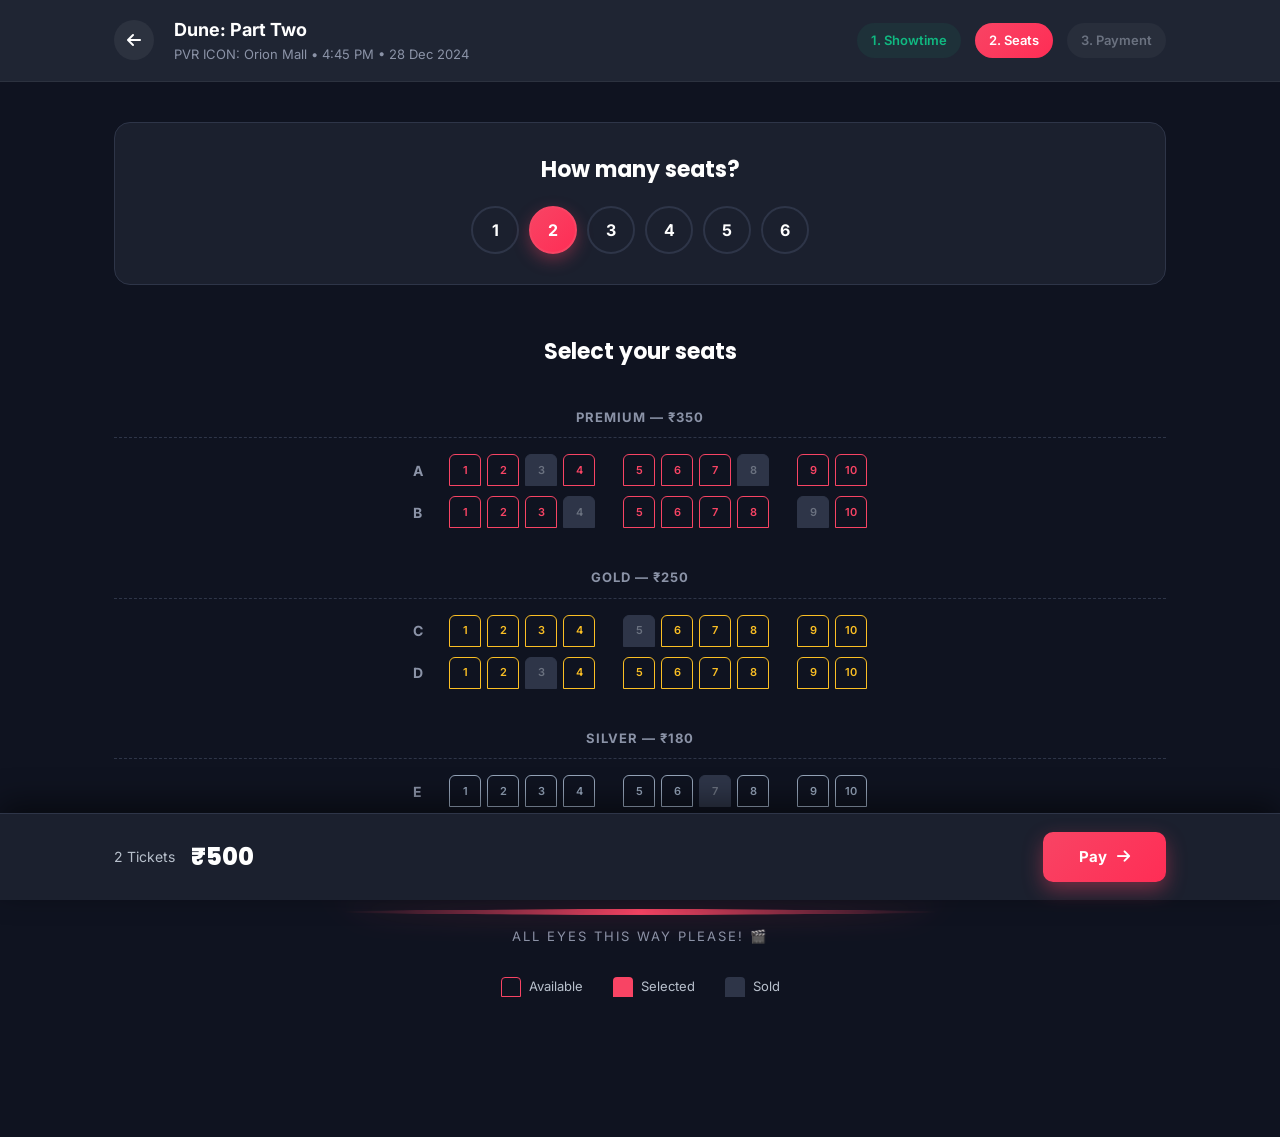
<file: seats.html>
<!DOCTYPE html>
<html lang="en">
<head>
    <meta charset="UTF-8">
    <meta name="viewport" content="width=device-width, initial-scale=1.0">
    <title>Select Seats - BookMyShow</title>
    <link href="https://fonts.googleapis.com/css2?family=Inter:wght@400;500;600;700;800&family=Poppins:wght@600;700;800&display=swap" rel="stylesheet">
    <link rel="stylesheet" href="https://cdnjs.cloudflare.com/ajax/libs/font-awesome/6.4.0/css/all.min.css">
    <link rel="stylesheet" href="seats.css">
</head>
<body>

<!-- Progress Header -->
<header class="prog-header">
    <div class="container prog-inner">
        <a href="movies.html" class="back-link"><i class="fa-solid fa-arrow-left"></i></a>
        <div class="movie-summary">
            <h1>Dune: Part Two</h1>
            <p>PVR ICON: Orion Mall • 4:45 PM • 28 Dec 2024</p>
        </div>
        <div class="steps">
            <span class="step done">1. Showtime</span>
            <span class="step active">2. Seats</span>
            <span class="step">3. Payment</span>
        </div>
    </div>
</header>

<main class="seats-main">
    <div class="container">

        <!-- Ticket Count -->
        <div class="ticket-counter">
            <h2>How many seats?</h2>
            <div class="count-options">
                <input type="radio" name="count" id="c1">
                <label for="c1">1</label>
                <input type="radio" name="count" id="c2" checked>
                <label for="c2">2</label>
                <input type="radio" name="count" id="c3">
                <label for="c3">3</label>
                <input type="radio" name="count" id="c4">
                <label for="c4">4</label>
                <input type="radio" name="count" id="c5">
                <label for="c5">5</label>
                <input type="radio" name="count" id="c6">
                <label for="c6">6</label>
            </div>
        </div>

        <!-- Seat Map -->
        <div class="seat-map-wrap">
            <h3 class="section-h3">Select your seats</h3>

            <!-- PREMIUM SECTION -->
            <div class="seat-section">
                <div class="seat-price-label">PREMIUM — ₹350</div>

                <div class="row">
                    <span class="row-label">A</span>
                    <div class="seats">
                        <input type="checkbox" id="A1"><label for="A1" class="seat">1</label>
                        <input type="checkbox" id="A2"><label for="A2" class="seat">2</label>
                        <input type="checkbox" id="A3"><label for="A3" class="seat occupied">3</label>
                        <input type="checkbox" id="A4"><label for="A4" class="seat">4</label>
                        <span class="seat-gap"></span>
                        <input type="checkbox" id="A5"><label for="A5" class="seat">5</label>
                        <input type="checkbox" id="A6"><label for="A6" class="seat">6</label>
                        <input type="checkbox" id="A7"><label for="A7" class="seat">7</label>
                        <input type="checkbox" id="A8"><label for="A8" class="seat occupied">8</label>
                        <span class="seat-gap"></span>
                        <input type="checkbox" id="A9"><label for="A9" class="seat">9</label>
                        <input type="checkbox" id="A10"><label for="A10" class="seat">10</label>
                    </div>
                </div>

                <div class="row">
                    <span class="row-label">B</span>
                    <div class="seats">
                        <input type="checkbox" id="B1"><label for="B1" class="seat">1</label>
                        <input type="checkbox" id="B2"><label for="B2" class="seat">2</label>
                        <input type="checkbox" id="B3"><label for="B3" class="seat">3</label>
                        <input type="checkbox" id="B4"><label for="B4" class="seat occupied">4</label>
                        <span class="seat-gap"></span>
                        <input type="checkbox" id="B5"><label for="B5" class="seat">5</label>
                        <input type="checkbox" id="B6"><label for="B6" class="seat">6</label>
                        <input type="checkbox" id="B7"><label for="B7" class="seat">7</label>
                        <input type="checkbox" id="B8"><label for="B8" class="seat">8</label>
                        <span class="seat-gap"></span>
                        <input type="checkbox" id="B9"><label for="B9" class="seat occupied">9</label>
                        <input type="checkbox" id="B10"><label for="B10" class="seat">10</label>
                    </div>
                </div>
            </div>

            <!-- GOLD SECTION -->
            <div class="seat-section">
                <div class="seat-price-label">GOLD — ₹250</div>

                <div class="row">
                    <span class="row-label">C</span>
                    <div class="seats">
                        <input type="checkbox" id="C1"><label for="C1" class="seat gold">1</label>
                        <input type="checkbox" id="C2"><label for="C2" class="seat gold">2</label>
                        <input type="checkbox" id="C3"><label for="C3" class="seat gold">3</label>
                        <input type="checkbox" id="C4"><label for="C4" class="seat gold">4</label>
                        <span class="seat-gap"></span>
                        <input type="checkbox" id="C5"><label for="C5" class="seat gold occupied">5</label>
                        <input type="checkbox" id="C6"><label for="C6" class="seat gold">6</label>
                        <input type="checkbox" id="C7"><label for="C7" class="seat gold">7</label>
                        <input type="checkbox" id="C8"><label for="C8" class="seat gold">8</label>
                        <span class="seat-gap"></span>
                        <input type="checkbox" id="C9"><label for="C9" class="seat gold">9</label>
                        <input type="checkbox" id="C10"><label for="C10" class="seat gold">10</label>
                    </div>
                </div>

                <div class="row">
                    <span class="row-label">D</span>
                    <div class="seats">
                        <input type="checkbox" id="D1"><label for="D1" class="seat gold">1</label>
                        <input type="checkbox" id="D2"><label for="D2" class="seat gold">2</label>
                        <input type="checkbox" id="D3"><label for="D3" class="seat gold occupied">3</label>
                        <input type="checkbox" id="D4"><label for="D4" class="seat gold">4</label>
                        <span class="seat-gap"></span>
                        <input type="checkbox" id="D5"><label for="D5" class="seat gold">5</label>
                        <input type="checkbox" id="D6"><label for="D6" class="seat gold">6</label>
                        <input type="checkbox" id="D7"><label for="D7" class="seat gold">7</label>
                        <input type="checkbox" id="D8"><label for="D8" class="seat gold">8</label>
                        <span class="seat-gap"></span>
                        <input type="checkbox" id="D9"><label for="D9" class="seat gold">9</label>
                        <input type="checkbox" id="D10"><label for="D10" class="seat gold">10</label>
                    </div>
                </div>
            </div>

            <!-- SILVER SECTION -->
            <div class="seat-section">
                <div class="seat-price-label">SILVER — ₹180</div>

                <div class="row">
                    <span class="row-label">E</span>
                    <div class="seats">
                        <input type="checkbox" id="E1"><label for="E1" class="seat silver">1</label>
                        <input type="checkbox" id="E2"><label for="E2" class="seat silver">2</label>
                        <input type="checkbox" id="E3"><label for="E3" class="seat silver">3</label>
                        <input type="checkbox" id="E4"><label for="E4" class="seat silver">4</label>
                        <span class="seat-gap"></span>
                        <input type="checkbox" id="E5"><label for="E5" class="seat silver">5</label>
                        <input type="checkbox" id="E6"><label for="E6" class="seat silver">6</label>
                        <input type="checkbox" id="E7"><label for="E7" class="seat silver occupied">7</label>
                        <input type="checkbox" id="E8"><label for="E8" class="seat silver">8</label>
                        <span class="seat-gap"></span>
                        <input type="checkbox" id="E9"><label for="E9" class="seat silver">9</label>
                        <input type="checkbox" id="E10"><label for="E10" class="seat silver">10</label>
                    </div>
                </div>

                <div class="row">
                    <span class="row-label">F</span>
                    <div class="seats">
                        <input type="checkbox" id="F1"><label for="F1" class="seat silver">1</label>
                        <input type="checkbox" id="F2"><label for="F2" class="seat silver occupied">2</label>
                        <input type="checkbox" id="F3"><label for="F3" class="seat silver">3</label>
                        <input type="checkbox" id="F4"><label for="F4" class="seat silver">4</label>
                        <span class="seat-gap"></span>
                        <input type="checkbox" id="F5"><label for="F5" class="seat silver">5</label>
                        <input type="checkbox" id="F6"><label for="F6" class="seat silver">6</label>
                        <input type="checkbox" id="F7"><label for="F7" class="seat silver">7</label>
                        <input type="checkbox" id="F8"><label for="F8" class="seat silver">8</label>
                        <span class="seat-gap"></span>
                        <input type="checkbox" id="F9"><label for="F9" class="seat silver">9</label>
                        <input type="checkbox" id="F10"><label for="F10" class="seat silver">10</label>
                    </div>
                </div>
            </div>

            <!-- SCREEN -->
            <div class="screen">
                <div class="screen-line"></div>
                <p class="screen-text">All eyes this way please! 🎬</p>
            </div>

            <!-- LEGEND -->
            <div class="seat-legend">
                <span><span class="legend-box available"></span> Available</span>
                <span><span class="legend-box selected"></span> Selected</span>
                <span><span class="legend-box occupied"></span> Sold</span>
            </div>
        </div>
    </div>
</main>

<!-- Sticky Footer Booking Bar -->
<div class="booking-bar">
    <div class="container booking-inner">
        <div class="summary-text">
            <span class="seat-count">2 Tickets</span>
            <span class="amount">₹500</span>
        </div>
        <a href="payment.html" class="proceed-btn">Pay <i class="fa-solid fa-arrow-right"></i></a>
    </div>
</div>

</body>
</html>
</file>
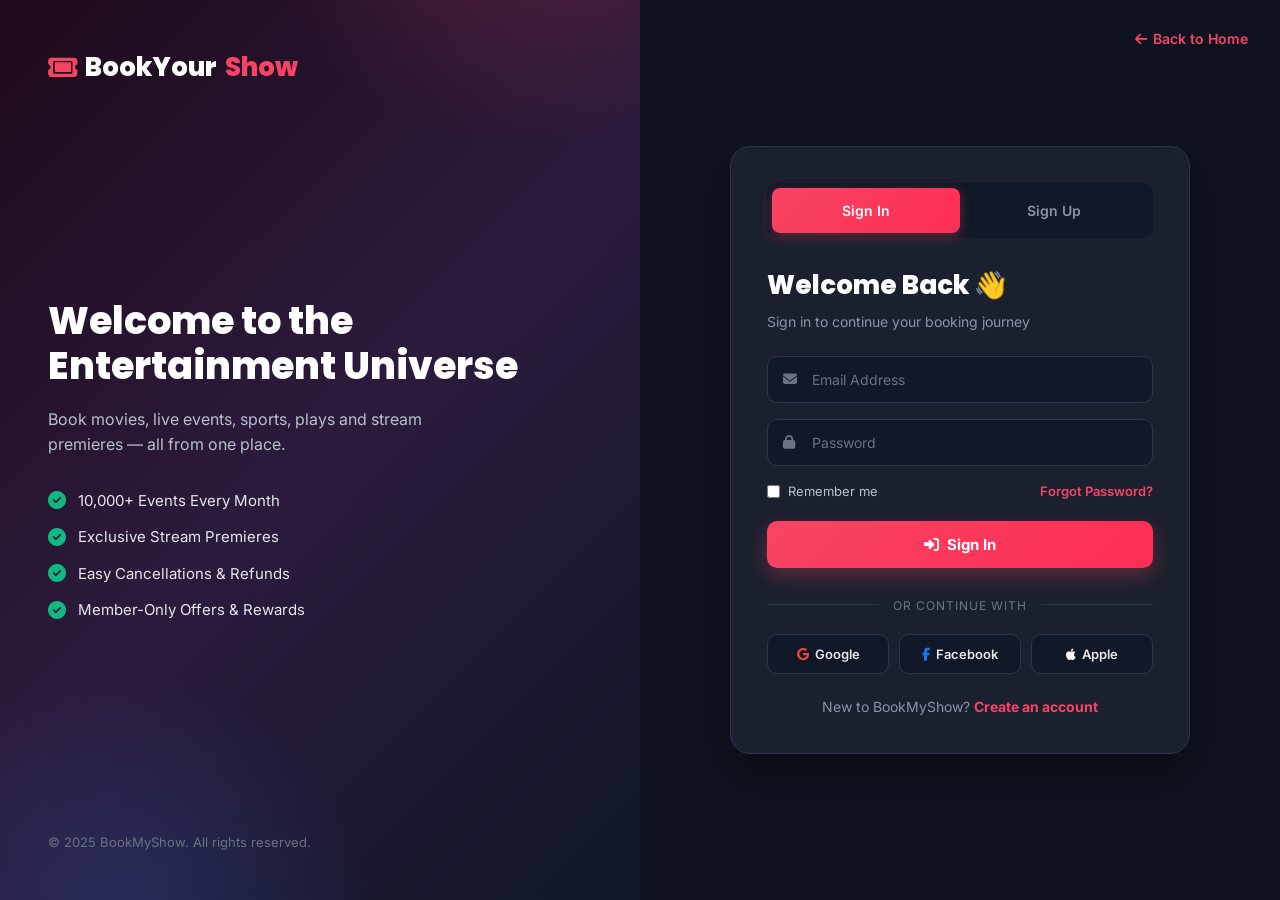
<file: signin.html>
<!DOCTYPE html>
<html lang="en">
<head>
    <meta charset="UTF-8">
    <meta name="viewport" content="width=device-width, initial-scale=1.0">
    <title>Sign In / Sign Up - BookMyShow</title>
    <link rel="preconnect" href="https://fonts.googleapis.com">
    <link rel="preconnect" href="https://fonts.gstatic.com" crossorigin>
    <link href="https://fonts.googleapis.com/css2?family=Inter:wght@400;500;600;700;800&family=Poppins:wght@600;700;800&display=swap" rel="stylesheet">
    <link rel="stylesheet" href="https://cdnjs.cloudflare.com/ajax/libs/font-awesome/6.4.0/css/all.min.css">

    <style>
        * {
            margin: 0;
            padding: 0;
            box-sizing: border-box;
        }

        body {
            font-family: 'Inter', sans-serif;
            background: #0f1320;
            color: #fff;
            line-height: 1.5;
        }

        /* ===== AUTH PAGE LAYOUT ===== */
        .auth-page {
            min-height: 100vh;
            display: grid;
            grid-template-columns: 1fr 1fr;
            background: #0f1320;
        }

        /* ===== LEFT BRAND PANEL ===== */
        .auth-brand {
            background: linear-gradient(135deg, #1f0a1a 0%, #2b1b3d 50%, #0f1729 100%);
            padding: 48px;
            display: flex;
            flex-direction: column;
            justify-content: space-between;
            position: relative;
            overflow: hidden;
        }

        .auth-brand::before {
            content: '';
            position: absolute;
            top: -50%;
            right: -30%;
            width: 600px;
            height: 600px;
            background: radial-gradient(circle, rgba(248, 68, 100, 0.25) 0%, transparent 70%);
            border-radius: 50%;
            z-index: 0;
        }

        .auth-brand::after {
            content: '';
            position: absolute;
            bottom: -30%;
            left: -20%;
            width: 500px;
            height: 500px;
            background: radial-gradient(circle, rgba(59, 130, 246, 0.18) 0%, transparent 70%);
            border-radius: 50%;
            z-index: 0;
        }

        .auth-logo {
            font-family: 'Poppins', sans-serif;
            font-size: 26px;
            font-weight: 800;
            color: #fff;
            text-decoration: none;
            display: flex;
            align-items: center;
            gap: 8px;
            position: relative;
            z-index: 2;
        }

        .auth-logo i,
        .auth-logo span {
            color: #f84464;
        }

        .auth-brand-content {
            position: relative;
            z-index: 2;
        }

        .auth-brand-content h1 {
            font-family: 'Poppins', sans-serif;
            font-size: 38px;
            font-weight: 800;
            color: #fff;
            line-height: 1.2;
            margin-bottom: 18px;
        }

        .auth-brand-content p {
            color: #b8c0cc;
            font-size: 16px;
            line-height: 1.6;
            margin-bottom: 32px;
            max-width: 440px;
        }

        .auth-feature-list {
            list-style: none;
            padding: 0;
            display: flex;
            flex-direction: column;
            gap: 14px;
        }

        .auth-feature-list li {
            color: #e5e7eb;
            font-size: 15px;
            display: flex;
            align-items: center;
            gap: 12px;
        }

        .auth-feature-list i {
            color: #10b981;
            font-size: 18px;
        }

        .auth-copyright {
            color: #6b7280;
            font-size: 13px;
            position: relative;
            z-index: 2;
        }

        /* ===== RIGHT FORM PANEL ===== */
        .auth-form-side {
            background: #0f1320;
            padding: 48px;
            display: flex;
            flex-direction: column;
            align-items: center;
            justify-content: center;
            position: relative;
            overflow-y: auto;
        }

        .back-home {
            position: absolute;
            top: 28px;
            right: 32px;
            color: #f84464;
            text-decoration: none;
            font-size: 14px;
            font-weight: 600;
            display: inline-flex;
            align-items: center;
            gap: 6px;
            transition: 0.3s;
        }

        .back-home:hover {
            color: #ff2d55;
            transform: translateX(-3px);
        }

        /* ===== AUTH BOX ===== */
        .auth-box {
            width: 100%;
            max-width: 460px;
            background: #1b202e;
            border: 1px solid #2e3548;
            border-radius: 20px;
            padding: 36px;
            box-shadow: 0 20px 50px rgba(0, 0, 0, 0.4);
        }

        /* Hide radio inputs */
        .auth-box > input[type="radio"] {
            display: none;
        }

        /* ===== TAB SWITCHER ===== */
        .auth-tabs {
            position: relative;
            display: grid;
            grid-template-columns: 1fr 1fr;
            background: #111827;
            border-radius: 10px;
            padding: 5px;
            margin-bottom: 28px;
        }

        .auth-tab {
            text-align: center;
            padding: 12px;
            font-size: 14px;
            font-weight: 600;
            color: #8b93a7;
            cursor: pointer;
            border-radius: 8px;
            transition: color 0.3s ease;
            position: relative;
            z-index: 2;
            user-select: none;
        }

        .auth-tab-indicator {
            position: absolute;
            top: 5px;
            left: 5px;
            width: calc(50% - 5px);
            height: calc(100% - 10px);
            background: linear-gradient(135deg, #f84464, #ff2d55);
            border-radius: 8px;
            transition: transform 0.35s cubic-bezier(0.4, 0, 0.2, 1);
            box-shadow: 0 4px 12px rgba(248, 68, 100, 0.35);
            z-index: 1;
        }

        /* Tab active states */
        #tab-signin:checked ~ .auth-tabs .auth-tab[for="tab-signin"],
        #tab-signup:checked ~ .auth-tabs .auth-tab[for="tab-signup"] {
            color: #fff;
        }

        #tab-signup:checked ~ .auth-tabs .auth-tab-indicator {
            transform: translateX(100%);
        }

        /* ===== FORM VISIBILITY ===== */
        .auth-form {
            display: none;
            animation: fadeIn 0.4s ease;
        }

        #tab-signin:checked ~ .form-signin,
        #tab-signup:checked ~ .form-signup {
            display: block;
        }

        @keyframes fadeIn {
            from { opacity: 0; transform: translateY(8px); }
            to   { opacity: 1; transform: translateY(0); }
        }

        /* ===== FORM HEADINGS ===== */
        .auth-form h2 {
            font-family: 'Poppins', sans-serif;
            font-size: 26px;
            font-weight: 800;
            color: #fff;
            margin-bottom: 6px;
        }

        .auth-subtitle {
            color: #8b93a7;
            font-size: 14px;
            margin-bottom: 24px;
        }

        /* ===== INPUT FIELDS ===== */
        .input-group {
            position: relative;
            margin-bottom: 16px;
        }

        .input-row {
            display: grid;
            grid-template-columns: 1fr 1fr;
            gap: 12px;
        }

        .input-icon {
            position: absolute;
            left: 16px;
            top: 50%;
            transform: translateY(-50%);
            color: #6b7280;
            font-size: 14px;
        }

        .auth-input {
            width: 100%;
            padding: 14px 14px 14px 44px;
            border-radius: 10px;
            border: 1px solid #2e3548;
            background: #111827;
            color: #fff;
            font-size: 14px;
            font-family: inherit;
            outline: none;
            transition: 0.3s;
        }

        .auth-input::placeholder {
            color: #6b7280;
        }

        .auth-input:focus {
            border-color: #f84464;
            background: #0c111c;
            box-shadow: 0 0 0 3px rgba(248, 68, 100, 0.15);
        }

        /* ===== AUTH ROW (remember + forgot) ===== */
        .auth-row {
            display: flex;
            align-items: center;
            justify-content: space-between;
            margin: 6px 0 20px 0;
            font-size: 13px;
        }

        .remember-me {
            display: flex;
            align-items: center;
            gap: 8px;
            color: #b8c0cc;
            cursor: pointer;
            user-select: none;
        }

        .remember-me input {
            accent-color: #f84464;
            cursor: pointer;
        }

        .forgot-link {
            color: #f84464;
            text-decoration: none;
            font-weight: 600;
            transition: 0.3s;
        }

        .forgot-link:hover {
            color: #ff2d55;
        }

        /* ===== TERMS CHECKBOX ===== */
        .terms-check {
            display: flex;
            align-items: flex-start;
            gap: 10px;
            margin: 4px 0 20px 0;
            font-size: 13px;
            color: #b8c0cc;
            cursor: pointer;
            user-select: none;
            line-height: 1.5;
        }

        .terms-check input {
            accent-color: #f84464;
            margin-top: 3px;
            cursor: pointer;
            flex-shrink: 0;
        }

        .terms-check a {
            color: #f84464;
            text-decoration: none;
            font-weight: 600;
        }

        .terms-check a:hover {
            text-decoration: underline;
        }

        /* ===== SUBMIT BUTTON ===== */
        .auth-btn {
            width: 100%;
            padding: 14px;
            background: linear-gradient(135deg, #f84464, #ff2d55);
            color: #fff;
            border: none;
            border-radius: 10px;
            font-size: 15px;
            font-weight: 700;
            font-family: inherit;
            cursor: pointer;
            display: inline-flex;
            align-items: center;
            justify-content: center;
            gap: 8px;
            transition: 0.3s;
            box-shadow: 0 8px 20px rgba(248, 68, 100, 0.3);
        }

        .auth-btn:hover {
            transform: translateY(-2px);
            box-shadow: 0 12px 26px rgba(248, 68, 100, 0.45);
        }

        /* ===== DIVIDER ===== */
        .divider {
            text-align: center;
            margin: 24px 0 18px 0;
            position: relative;
        }

        .divider::before {
            content: '';
            position: absolute;
            top: 50%;
            left: 0;
            width: 100%;
            height: 1px;
            background: #2e3548;
        }

        .divider span {
            background: #1b202e;
            padding: 0 14px;
            color: #6b7280;
            font-size: 12px;
            text-transform: uppercase;
            letter-spacing: 1px;
            position: relative;
            z-index: 2;
        }

        /* ===== SOCIAL LOGIN ===== */
        .social-login {
            display: grid;
            grid-template-columns: 1fr 1fr 1fr;
            gap: 10px;
            margin-bottom: 22px;
        }

        .social-login-btn {
            padding: 11px;
            background: #111827;
            border: 1px solid #2e3548;
            border-radius: 10px;
            color: #e5e7eb;
            font-size: 13px;
            font-weight: 600;
            font-family: inherit;
            cursor: pointer;
            display: inline-flex;
            align-items: center;
            justify-content: center;
            gap: 6px;
            transition: 0.3s;
        }

        .social-login-btn:hover {
            border-color: #f84464;
            background: #18202f;
            color: #fff;
            transform: translateY(-2px);
        }

        .social-login-btn .fa-google     { color: #ea4335; }
        .social-login-btn .fa-facebook-f { color: #1877f2; }
        .social-login-btn .fa-apple      { color: #fff; }

        /* ===== SWITCH TEXT ===== */
        .switch-text {
            text-align: center;
            color: #8b93a7;
            font-size: 14px;
            margin-top: 6px;
        }

        .switch-link {
            color: #f84464;
            font-weight: 700;
            cursor: pointer;
            transition: 0.3s;
        }

        .switch-link:hover {
            color: #ff2d55;
            text-decoration: underline;
        }

        /* ===== RESPONSIVE ===== */
        @media (max-width: 992px) {
            .auth-page {
                grid-template-columns: 1fr;
            }

            .auth-brand {
                display: none;
            }

            .auth-form-side {
                padding: 32px 20px;
                min-height: 100vh;
            }
        }

        @media (max-width: 480px) {
            .auth-form-side {
                padding: 70px 14px 32px 14px;
            }

            .back-home {
                top: 20px;
                right: 16px;
                font-size: 13px;
            }

            .auth-box {
                padding: 24px 20px;
                border-radius: 16px;
            }

            .auth-form h2 {
                font-size: 22px;
            }

            .auth-subtitle {
                font-size: 13px;
            }

            .input-row {
                grid-template-columns: 1fr;
                gap: 0;
            }

            .social-login {
                grid-template-columns: 1fr;
            }

            .auth-tab {
                padding: 10px;
                font-size: 13px;
            }

            .auth-input {
                padding: 12px 12px 12px 40px;
                font-size: 13px;
            }

            .auth-btn {
                padding: 13px;
                font-size: 14px;
            }
        }
    </style>
</head>
<body>

<div class="auth-page">
    <!-- Left branding panel -->
    <div class="auth-brand">
        <a href="index.html" class="auth-logo">
            <i class="fa-solid fa-ticket"></i>
            BookYour<span>Show</span>
        </a>
        <div class="auth-brand-content">
            <h1>Welcome to the<br>Entertainment Universe</h1>
            <p>Book movies, live events, sports, plays and stream premieres — all from one place.</p>
            <ul class="auth-feature-list">
                <li><i class="fa-solid fa-circle-check"></i> 10,000+ Events Every Month</li>
                <li><i class="fa-solid fa-circle-check"></i> Exclusive Stream Premieres</li>
                <li><i class="fa-solid fa-circle-check"></i> Easy Cancellations & Refunds</li>
                <li><i class="fa-solid fa-circle-check"></i> Member-Only Offers & Rewards</li>
            </ul>
        </div>
        <p class="auth-copyright">© 2025 BookMyShow. All rights reserved.</p>
    </div>

    <!-- Right form panel -->
    <div class="auth-form-side">
        <a href="index.html" class="back-home">
            <i class="fa-solid fa-arrow-left"></i> Back to Home
        </a>

        <div class="auth-box">
            <!-- Toggle (CSS-only via radios) -->
            <input type="radio" name="auth-tab" id="tab-signin" checked>
            <input type="radio" name="auth-tab" id="tab-signup">

            <div class="auth-tabs">
                <label for="tab-signin" class="auth-tab">Sign In</label>
                <label for="tab-signup" class="auth-tab">Sign Up</label>
                <div class="auth-tab-indicator"></div>
            </div>

            <!-- ===== SIGN IN FORM ===== -->
            <form class="auth-form form-signin">
                <h2>Welcome Back 👋</h2>
                <p class="auth-subtitle">Sign in to continue your booking journey</p>

                <div class="input-group">
                    <i class="fa-solid fa-envelope input-icon"></i>
                    <input type="email" placeholder="Email Address" class="auth-input" required>
                </div>

                <div class="input-group">
                    <i class="fa-solid fa-lock input-icon"></i>
                    <input type="password" placeholder="Password" class="auth-input" required>
                </div>

                <div class="auth-row">
                    <label class="remember-me">
                        <input type="checkbox"> <span>Remember me</span>
                    </label>
                    <a href="#" class="forgot-link">Forgot Password?</a>
                </div>

                <button type="submit" class="auth-btn">
                    <i class="fa-solid fa-right-to-bracket"></i> Sign In
                </button>

                <div class="divider"><span>or continue with</span></div>

                <div class="social-login">
                    <button type="button" class="social-login-btn">
                        <i class="fa-brands fa-google"></i> Google
                    </button>
                    <button type="button" class="social-login-btn">
                        <i class="fa-brands fa-facebook-f"></i> Facebook
                    </button>
                    <button type="button" class="social-login-btn">
                        <i class="fa-brands fa-apple"></i> Apple
                    </button>
                </div>

                <p class="switch-text">
                    New to BookMyShow? <label for="tab-signup" class="switch-link">Create an account</label>
                </p>
            </form>

            <!-- ===== SIGN UP FORM ===== -->
            <form class="auth-form form-signup">
                <h2>Create Account 🎬</h2>
                <p class="auth-subtitle">Join millions of entertainment lovers today</p>

                <div class="input-row">
                    <div class="input-group">
                        <i class="fa-solid fa-user input-icon"></i>
                        <input type="text" placeholder="First Name" class="auth-input" required>
                    </div>
                    <div class="input-group">
                        <i class="fa-solid fa-user input-icon"></i>
                        <input type="text" placeholder="Last Name" class="auth-input" required>
                    </div>
                </div>

                <div class="input-group">
                    <i class="fa-solid fa-envelope input-icon"></i>
                    <input type="email" placeholder="Email Address" class="auth-input" required>
                </div>

                <div class="input-group">
                    <i class="fa-solid fa-phone input-icon"></i>
                    <input type="tel" placeholder="Mobile Number" class="auth-input" required>
                </div>

                <div class="input-group">
                    <i class="fa-solid fa-lock input-icon"></i>
                    <input type="password" placeholder="Create Password" class="auth-input" required>
                </div>

                <div class="input-group">
                    <i class="fa-solid fa-lock input-icon"></i>
                    <input type="password" placeholder="Confirm Password" class="auth-input" required>
                </div>

                <label class="terms-check">
                    <input type="checkbox" required>
                    <span>I agree to the <a href="#">Terms of Service</a> and <a href="#">Privacy Policy</a></span>
                </label>

                <button type="submit" class="auth-btn">
                    <i class="fa-solid fa-user-plus"></i> Create Account
                </button>

                <div class="divider"><span>or sign up with</span></div>

                <div class="social-login">
                    <button type="button" class="social-login-btn">
                        <i class="fa-brands fa-google"></i> Google
                    </button>
                    <button type="button" class="social-login-btn">
                        <i class="fa-brands fa-facebook-f"></i> Facebook
                    </button>
                    <button type="button" class="social-login-btn">
                        <i class="fa-brands fa-apple"></i> Apple
                    </button>
                </div>

                <p class="switch-text">
                    Already have an account? <label for="tab-signin" class="switch-link">Sign in instead</label>
                </p>
            </form>
        </div>
    </div>
</div>

</body>
</html>
</file>
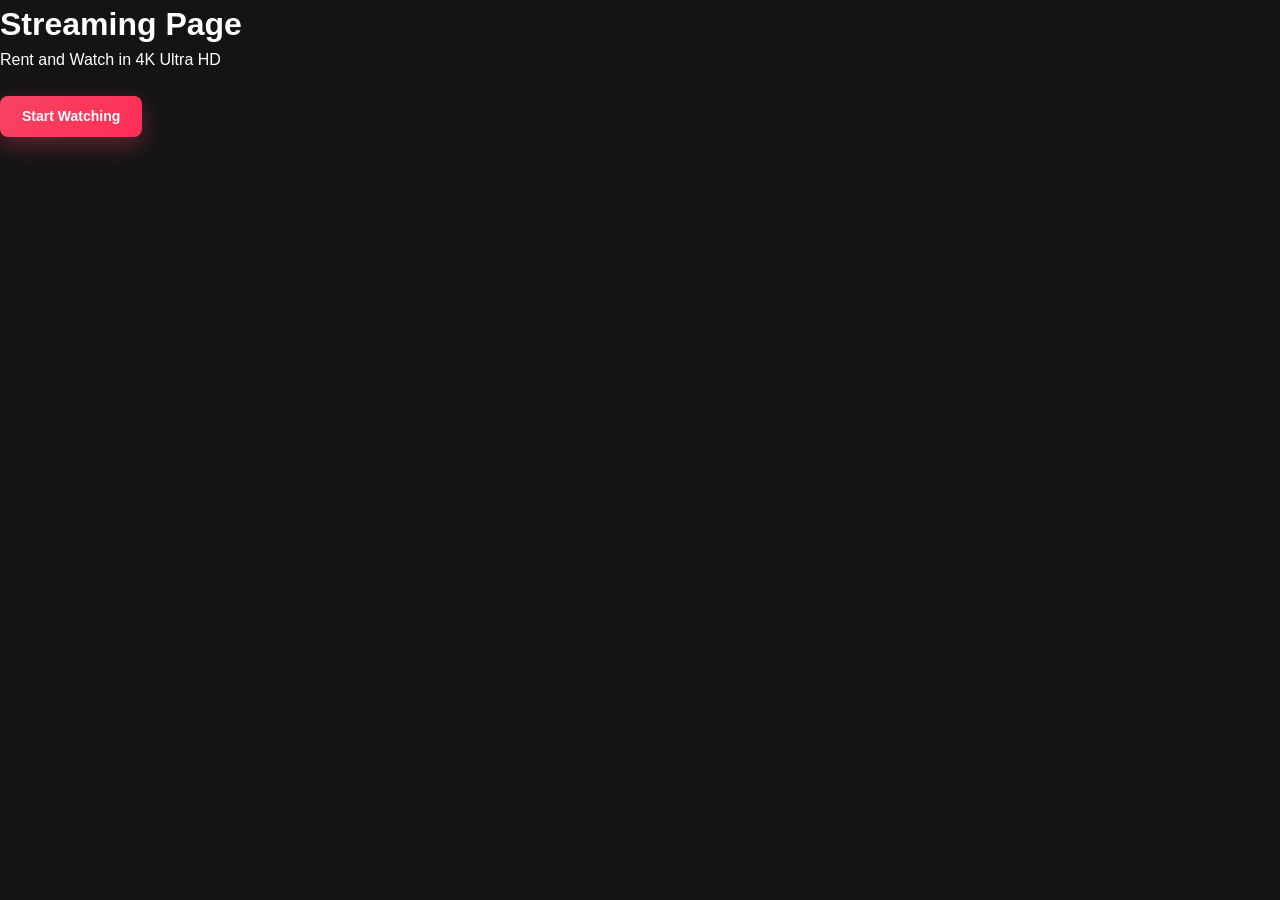
<file: stream.html>
<!DOCTYPE html>
<html lang="en">
<head>
    <meta charset="UTF-8">
    <meta name="viewport" content="width=device-width, initial-scale=1.0">
    <title>Stream Movie</title>

    <link rel="stylesheet" href="bookmyshow.css">
</head>
<body>

<div class="movie-page">
    <div class="movie-box">
        <h1>Streaming Page</h1>

        <p>Rent and Watch in 4K Ultra HD</p>

        <br>

        <a href="index.html" class="btn btn-primary">
            Start Watching
        </a>
    </div>
</div>

</body>
</html>
</file>
<file: seats.css>
* { margin: 0; padding: 0; box-sizing: border-box; }

body {
    font-family: 'Inter', sans-serif;
    background: #0f1320;
    color: #fff;
    line-height: 1.5;
    padding-bottom: 100px;
}

.container {
    max-width: 1100px;
    margin: 0 auto;
    padding: 0 24px;
}

a { text-decoration: none; color: inherit; }

/* ===== PROGRESS HEADER ===== */
.prog-header {
    background: #1f2533;
    border-bottom: 1px solid rgba(255,255,255,0.06);
    padding: 16px 0;
    position: sticky;
    top: 0;
    z-index: 50;
}

.prog-inner {
    display: grid;
    grid-template-columns: 40px 1fr auto;
    gap: 20px;
    align-items: center;
}

.back-link {
    width: 40px; height: 40px;
    background: rgba(255,255,255,0.06);
    border-radius: 50%;
    display: grid;
    place-items: center;
    color: #fff;
    transition: 0.3s;
}

.back-link:hover { background: #f84464; }

.movie-summary h1 {
    font-size: 18px;
    font-weight: 700;
    margin-bottom: 2px;
}

.movie-summary p {
    color: #8b93a7;
    font-size: 13px;
}

.steps {
    display: flex;
    gap: 14px;
}

.step {
    font-size: 13px;
    color: #6b7280;
    font-weight: 600;
    padding: 8px 14px;
    background: rgba(255,255,255,0.04);
    border-radius: 20px;
}

.step.done { color: #10b981; background: rgba(16,185,129,0.08); }
.step.active { color: #fff; background: linear-gradient(135deg, #f84464, #ff2d55); }

/* ===== SEATS MAIN ===== */
.seats-main {
    padding: 40px 0;
}

/* ===== TICKET COUNTER ===== */
.ticket-counter {
    text-align: center;
    margin-bottom: 50px;
    padding: 30px;
    background: #1b202e;
    border-radius: 16px;
    border: 1px solid #2e3548;
}

.ticket-counter h2 {
    font-family: 'Poppins', sans-serif;
    font-size: 22px;
    font-weight: 700;
    margin-bottom: 20px;
}

.count-options {
    display: inline-flex;
    gap: 10px;
}

.count-options input { display: none; }

.count-options label {
    width: 48px;
    height: 48px;
    border: 2px solid #2e3548;
    border-radius: 50%;
    display: grid;
    place-items: center;
    font-weight: 700;
    cursor: pointer;
    transition: 0.3s;
}

.count-options label:hover { border-color: #f84464; color: #f84464; }

.count-options input:checked + label {
    background: linear-gradient(135deg, #f84464, #ff2d55);
    border-color: #f84464;
    color: #fff;
    box-shadow: 0 6px 16px rgba(248,68,100,0.35);
}

/* ===== SEAT MAP ===== */
.section-h3 {
    text-align: center;
    font-family: 'Poppins', sans-serif;
    font-size: 22px;
    margin-bottom: 40px;
    font-weight: 700;
}

.seat-section { margin-bottom: 40px; }

.seat-price-label {
    text-align: center;
    color: #8b93a7;
    font-size: 13px;
    font-weight: 700;
    letter-spacing: 1px;
    margin-bottom: 16px;
    padding-bottom: 10px;
    border-bottom: 1px dashed #2e3548;
}

.row {
    display: flex;
    align-items: center;
    gap: 16px;
    justify-content: center;
    margin-bottom: 10px;
}

.row-label {
    font-weight: 700;
    color: #8b93a7;
    width: 20px;
    font-size: 14px;
}

.seats {
    display: flex;
    gap: 6px;
    align-items: center;
}

.seats input { display: none; }

.seat {
    width: 32px;
    height: 32px;
    border: 1.5px solid #f84464;
    border-radius: 6px 6px 0 0;
    display: grid;
    place-items: center;
    font-size: 11px;
    font-weight: 600;
    color: #f84464;
    cursor: pointer;
    transition: 0.2s;
    background: transparent;
}

.seat:hover {
    background: rgba(248,68,100,0.15);
    transform: scale(1.08);
}

.seats input:checked + .seat {
    background: #f84464;
    color: #fff;
    border-color: #f84464;
    box-shadow: 0 4px 10px rgba(248,68,100,0.4);
}

.seat.gold { border-color: #fbbf24; color: #fbbf24; }
.seat.gold:hover { background: rgba(251,191,36,0.15); }
.seats input:checked + .seat.gold {
    background: #fbbf24;
    color: #0f1320;
    box-shadow: 0 4px 10px rgba(251,191,36,0.4);
}

.seat.silver { border-color: #94a3b8; color: #94a3b8; }
.seat.silver:hover { background: rgba(148,163,184,0.15); }
.seats input:checked + .seat.silver {
    background: #94a3b8;
    color: #0f1320;
    box-shadow: 0 4px 10px rgba(148,163,184,0.4);
}

.seat.occupied {
    background: #2e3548;
    border-color: #2e3548;
    color: #6b7280;
    cursor: not-allowed;
    pointer-events: none;
}

.seat-gap { width: 16px; }

/* ===== SCREEN ===== */
.screen {
    margin: 60px auto 30px auto;
    text-align: center;
    max-width: 600px;
}

.screen-line {
    height: 6px;
    background: linear-gradient(90deg, transparent, #f84464, transparent);
    border-radius: 50%;
    box-shadow: 0 0 30px rgba(248,68,100,0.4);
    margin-bottom: 12px;
    transform: perspective(200px) rotateX(-25deg);
}

.screen-text {
    color: #8b93a7;
    font-size: 13px;
    letter-spacing: 2px;
    text-transform: uppercase;
}

/* ===== LEGEND ===== */
.seat-legend {
    display: flex;
    gap: 30px;
    justify-content: center;
    color: #b8c0cc;
    font-size: 13px;
    flex-wrap: wrap;
}

.seat-legend span {
    display: flex;
    align-items: center;
    gap: 8px;
}

.legend-box {
    width: 20px;
    height: 20px;
    border-radius: 4px 4px 0 0;
    display: inline-block;
}

.legend-box.available { border: 1.5px solid #f84464; }
.legend-box.selected { background: #f84464; }
.legend-box.occupied { background: #2e3548; }

/* ===== STICKY BOOKING BAR ===== */
.booking-bar {
    position: fixed;
    bottom: 0;
    left: 0;
    width: 100%;
    background: #1b202e;
    border-top: 1px solid #2e3548;
    padding: 18px 0;
    box-shadow: 0 -10px 30px rgba(0,0,0,0.5);
    z-index: 100;
}

.booking-inner {
    display: flex;
    justify-content: space-between;
    align-items: center;
}

.summary-text {
    display: flex;
    align-items: center;
    gap: 16px;
}

.seat-count {
    font-size: 14px;
    color: #b8c0cc;
}

.amount {
    font-size: 24px;
    font-weight: 800;
    font-family: 'Poppins', sans-serif;
    color: #fff;
}

.proceed-btn {
    background: linear-gradient(135deg, #f84464, #ff2d55);
    color: #fff;
    padding: 14px 36px;
    border-radius: 10px;
    font-weight: 700;
    font-size: 15px;
    display: inline-flex;
    align-items: center;
    gap: 10px;
    transition: 0.3s;
    box-shadow: 0 8px 20px rgba(248,68,100,0.4);
}

.proceed-btn:hover {
    transform: translateY(-2px);
    box-shadow: 0 12px 26px rgba(248,68,100,0.55);
}

/* ===== RESPONSIVE ===== */
@media (max-width: 768px) {
    .prog-inner { grid-template-columns: 40px 1fr; }
    .steps { display: none; }
    .seat { width: 28px; height: 28px; font-size: 10px; }
    .seats { gap: 4px; }
    .seat-gap { width: 12px; }
}

@media (max-width: 480px) {
    .ticket-counter { padding: 20px; }
    .count-options label { width: 40px; height: 40px; }
    .seat { width: 24px; height: 24px; font-size: 9px; }
    .row { gap: 8px; }
    .row-label { width: 14px; font-size: 12px; }
    .amount { font-size: 20px; }
    .proceed-btn { padding: 12px 24px; font-size: 14px; }
    .seat-legend { gap: 14px; font-size: 12px; }
}
</file>
<file: bookmyshow.css>
/* ===== CSS CUSTOM PROPERTIES ===== */
:root {
    --bg-main: #141414;
    --bg-secondary: #1f2533;
    --bg-card: #232b3e;
    --text-main: #ffffff;
    --text-secondary: #b8c0cc;
    --text-muted: #8b93a7;
    --accent: #f84464;
    --accent-hover: #ff2d55;
    --border: #343d52;
    --shadow: 0 10px 30px rgba(0,0,0,0.45);
    --radius-sm: 8px;
    --radius-md: 16px;
    --radius-lg: 24px;
    --transition: 0.35s ease;
}

/* ===== RESET ===== */
* { margin: 0; padding: 0; box-sizing: border-box; }
html { scroll-behavior: smooth; }

body {
    font-family: 'Inter', sans-serif;
    background: var(--bg-main);
    color: var(--text-main);
    line-height: 1.5;
    overflow-x: hidden;
}

a { color: inherit; text-decoration: none; transition: var(--transition); }
button, input, select { font-family: inherit; border: none; outline: none; background: none; color: inherit; }
ul { list-style: none; }

.hidden-toggle { display: none !important; }

/* ===== SCROLLBAR ===== */
::-webkit-scrollbar { width: 10px; }
::-webkit-scrollbar-track { background: var(--bg-main); }
::-webkit-scrollbar-thumb { background: #3b435a; border-radius: 5px; }
::-webkit-scrollbar-thumb:hover { background: var(--accent); }

/* ===== LAYOUT ===== */
.container { max-width: 1320px; margin: 0 auto; padding: 0 24px; }

/* ===== SCROLL TO TOP ===== */
.scroll-top {
    position: fixed;
    bottom: 30px;
    right: 30px;
    width: 48px;
    height: 48px;
    border-radius: 50%;
    background: linear-gradient(135deg, #f84464, #ff2d55);
    color: #fff;
    display: grid;
    place-items: center;
    font-size: 18px;
    box-shadow: 0 8px 20px rgba(248,68,100,0.4);
    z-index: 90;
    transition: 0.3s;
    opacity: 0.8;
}

.scroll-top:hover { transform: translateY(-4px) scale(1.1); opacity: 1; }

/* ===== MOBILE MENU OVERLAY ===== */
.mobile-overlay {
    position: fixed;
    inset: 0;
    background: rgba(10,12,20,0.96);
    backdrop-filter: blur(16px);
    z-index: 2000;
    opacity: 0;
    visibility: hidden;
    transform: translateX(100%);
    transition: 0.4s ease;
    overflow-y: auto;
    padding: 32px;
}

#mobile-menu-toggle:checked ~ .mobile-overlay {
    opacity: 1;
    visibility: visible;
    transform: translateX(0);
}

.overlay-close {
    position: absolute;
    top: 24px;
    right: 24px;
    width: 44px;
    height: 44px;
    border-radius: 50%;
    background: rgba(255,255,255,0.08);
    display: grid;
    place-items: center;
    font-size: 20px;
    color: #fff;
    cursor: pointer;
    transition: 0.3s;
}

.overlay-close:hover { background: var(--accent); }

.mobile-menu-content { max-width: 400px; margin: 60px auto 0; }

.mobile-logo { margin-bottom: 32px; justify-content: center; }

.mobile-nav-links {
    display: flex;
    flex-direction: column;
    gap: 4px;
    margin-bottom: 30px;
}

.mobile-nav-links a {
    display: flex;
    align-items: center;
    gap: 14px;
    padding: 14px 18px;
    border-radius: 12px;
    font-size: 16px;
    font-weight: 600;
    color: #e5e7eb;
    transition: 0.3s;
}

.mobile-nav-links a:hover {
    background: rgba(248,68,100,0.12);
    color: var(--accent);
    transform: translateX(8px);
}

.mobile-nav-links a i { color: var(--accent); width: 24px; text-align: center; }

.mobile-city-section {
    background: rgba(255,255,255,0.04);
    padding: 20px;
    border-radius: 14px;
    border: 1px solid rgba(255,255,255,0.08);
}

.mobile-city-title {
    color: var(--text-muted);
    font-size: 12px;
    font-weight: 700;
    text-transform: uppercase;
    letter-spacing: 1px;
    margin-bottom: 14px;
}

.mobile-city-grid { display: flex; flex-wrap: wrap; gap: 8px; }

.mobile-city {
    padding: 8px 16px;
    background: rgba(255,255,255,0.06);
    border: 1px solid rgba(255,255,255,0.1);
    border-radius: 20px;
    font-size: 13px;
    font-weight: 600;
    cursor: pointer;
    transition: 0.3s;
}

.mobile-city:hover, .mobile-city.active {
    background: var(--accent);
    color: #fff;
    border-color: var(--accent);
}

/* ===== SEARCH OVERLAY ===== */
.search-overlay {
    position: fixed;
    inset: 0;
    background: rgba(10,12,20,0.97);
    backdrop-filter: blur(20px);
    z-index: 2000;
    opacity: 0;
    visibility: hidden;
    transform: translateY(-20px);
    transition: 0.35s ease;
    display: flex;
    align-items: flex-start;
    justify-content: center;
    padding-top: 80px;
    overflow-y: auto;
}

#search-toggle:checked ~ .search-overlay {
    opacity: 1;
    visibility: visible;
    transform: translateY(0);
}

.search-overlay-content { width: 100%; max-width: 700px; padding: 0 24px; }

.search-close {
    position: absolute;
    top: 24px;
    right: 24px;
    width: 48px;
    height: 48px;
    border-radius: 50%;
    background: rgba(255,255,255,0.08);
    display: grid;
    place-items: center;
    font-size: 22px;
    color: #fff;
    cursor: pointer;
    transition: 0.3s;
}

.search-close:hover { background: var(--accent); }

.search-overlay-content h2 {
    font-family: 'Poppins', sans-serif;
    font-size: 28px;
    font-weight: 800;
    margin-bottom: 20px;
    text-align: center;
}

.search-overlay-box {
    position: relative;
    margin-bottom: 32px;
}

.search-overlay-box i {
    position: absolute;
    left: 18px;
    top: 50%;
    transform: translateY(-50%);
    color: var(--text-muted);
    font-size: 18px;
}

.search-overlay-input {
    width: 100%;
    padding: 18px 18px 18px 52px;
    background: #1b202e;
    border: 2px solid #2e3548;
    border-radius: 14px;
    color: #fff;
    font-size: 16px;
    font-family: inherit;
    outline: none;
    transition: 0.3s;
}

.search-overlay-input:focus {
    border-color: var(--accent);
    box-shadow: 0 0 20px rgba(248,68,100,0.2);
}

.search-overlay-input::placeholder { color: #6b7280; }

.suggestion-title {
    color: var(--text-muted);
    font-size: 12px;
    font-weight: 700;
    text-transform: uppercase;
    letter-spacing: 1px;
    margin-bottom: 12px;
}

.suggestion-tags { display: flex; flex-wrap: wrap; gap: 8px; margin-bottom: 24px; }

.suggestion-tag {
    display: inline-flex;
    align-items: center;
    gap: 6px;
    padding: 8px 16px;
    background: rgba(255,255,255,0.06);
    border: 1px solid rgba(255,255,255,0.1);
    border-radius: 20px;
    font-size: 13px;
    font-weight: 600;
    color: #e5e7eb;
    transition: 0.3s;
}

.suggestion-tag:hover {
    background: var(--accent);
    color: #fff;
    border-color: var(--accent);
    transform: translateY(-2px);
}

.suggestion-tag i { color: #f59e0b; font-size: 12px; }
.suggestion-tag.cat i { color: var(--accent); }
.suggestion-tag.cat:hover i { color: #fff; }

/* ===== HEADER ===== */
header {
    position: sticky;
    top: 0;
    z-index: 1000;
    box-shadow: 0 4px 25px rgba(0,0,0,0.6);
}

.top-nav {
    background: var(--bg-secondary);
    border-bottom: 1px solid rgba(255,255,255,0.05);
    backdrop-filter: blur(14px);
}

.nav-container { display: flex; align-items: center; justify-content: space-between; gap: 24px; }
.nav-left, .nav-right { display: flex; align-items: center; gap: 24px; }
.nav-left { flex: 1; max-width: 800px; }

/* ===== BRAND LOGO ===== */
.brand-logo {
    font-family: 'Poppins', sans-serif;
    font-size: 24px;
    font-weight: 800;
    letter-spacing: -0.5px;
    color: var(--text-main);
    display: flex;
    align-items: center;
    gap: 6px;
    flex-shrink: 0;
}

.brand-logo span { color: var(--accent); }
.brand-logo i { color: var(--accent); font-size: 26px; }
.footer-brand-logo { margin-bottom: 16px; }

/* ===== SEARCH TRIGGER ===== */
.search-trigger {
    flex: 1;
    max-width: 550px;
    background: #1f212d;
    border: 1px solid #3d4158;
    padding: 10px 16px 10px 44px;
    border-radius: var(--radius-sm);
    cursor: pointer;
    position: relative;
    transition: var(--transition);
}

.search-trigger:hover { border-color: var(--accent); background: #161822; }

.search-trigger .search-icon {
    position: absolute;
    left: 15px;
    top: 50%;
    transform: translateY(-50%);
    color: var(--text-muted);
    font-size: 14px;
}

.search-placeholder { color: var(--text-muted); font-size: 14px; }

/* ===== CITY SELECTOR ===== */
.city-selector {
    position: relative;
    display: flex;
    align-items: center;
    gap: 8px;
    font-size: 14px;
    font-weight: 500;
    cursor: pointer;
    color: var(--text-main);
    padding: 6px 12px;
    border-radius: var(--radius-sm);
    transition: var(--transition);
}

.city-dot { color: var(--accent); }
.city-arrow { font-size: 10px; }

.city-selector:hover { color: var(--accent); background: rgba(255,255,255,0.05); }

.city-dropdown {
    position: absolute;
    top: 140%;
    right: 0;
    background: var(--bg-card);
    border: 1px solid var(--border);
    border-radius: var(--radius-md);
    width: 280px;
    padding: 16px;
    box-shadow: 0 10px 30px rgba(0,0,0,0.8);
    opacity: 0;
    visibility: hidden;
    transform: translateY(10px);
    transition: var(--transition);
    z-index: 100;
}

.city-selector:hover .city-dropdown, .city-dropdown:hover {
    opacity: 1;
    visibility: visible;
    transform: translateY(0);
}

.city-grid { display: grid; grid-template-columns: repeat(3,1fr); gap: 10px; margin-top: 12px; }

.city-item {
    text-align: center;
    padding: 8px 4px;
    background: rgba(255,255,255,0.03);
    border: 1px solid var(--border);
    border-radius: var(--radius-sm);
    font-size: 12px;
    transition: var(--transition);
    display: block;
    cursor: pointer;
}

.city-item:hover, .city-item.active { background: var(--accent); color: #fff; border-color: var(--accent); }

.dropdown-title {
    font-size: 12px;
    text-transform: uppercase;
    letter-spacing: 1px;
    color: var(--text-muted);
    margin-bottom: 8px;
    font-weight: 700;
}

/* ===== BUTTONS ===== */
.btn {
    display: inline-flex;
    align-items: center;
    justify-content: center;
    gap: 8px;
    font-weight: 600;
    font-size: 14px;
    padding: 10px 22px;
    border-radius: var(--radius-sm);
    cursor: pointer;
    transition: var(--transition);
}

.btn-primary {
    background: linear-gradient(135deg, #f84464, #ff2d55);
    color: #fff;
    box-shadow: 0 8px 24px rgba(248,68,100,0.35);
}

.btn-primary:hover { transform: translateY(-3px); box-shadow: 0 12px 28px rgba(248,68,100,0.45); }

.btn-large { padding: 14px 32px; font-size: 16px; white-space: nowrap; }

/* ===== MENU TOGGLE ===== */
.menu-toggle {
    font-size: 22px;
    cursor: pointer;
    color: var(--text-main);
    padding: 8px;
    transition: var(--transition);
    display: none;
}

.menu-toggle:hover { color: var(--accent); }

/* ===== SUB NAV ===== */
.sub-nav { background: #181d29; border-bottom: 1px solid rgba(255,255,255,0.05); }
.sub-nav-container { display: flex; align-items: center; justify-content: space-between; }
.sub-nav-list { display: flex; align-items: center; gap: 24px; }

.sub-nav-link {
    font-size: 13.5px;
    font-weight: 500;
    color: var(--text-secondary);
    position: relative;
    padding: 12px 0;
    display: inline-block;
}

.sub-nav-link:hover { color: var(--accent); }

.sub-nav-link::after {
    content: '';
    position: absolute;
    left: 0;
    bottom: 0;
    width: 0;
    height: 2px;
    background: var(--accent);
    transition: var(--transition);
}

.sub-nav-link:hover::after { width: 100%; }

.sub-nav-list-link { color: #cbd5e1; font-weight: 600; }
.sub-nav-list-icon { margin-right: 6px; color: var(--accent); }

.sub-nav-badge {
    background: var(--accent);
    color: white;
    font-size: 9px;
    font-weight: 800;
    padding: 2px 6px;
    border-radius: 10px;
    text-transform: uppercase;
    margin-left: 6px;
    vertical-align: middle;
    animation: pulse 2s infinite;
}

@keyframes pulse {
    0% { opacity: 0.8; transform: scale(1); }
    50% { opacity: 1; transform: scale(1.05); box-shadow: 0 0 10px var(--accent); }
    100% { opacity: 0.8; transform: scale(1); }
}

/* ===== SECTION HEADER ===== */
.section-header {
    display: flex;
    align-items: flex-end;
    justify-content: space-between;
    margin: 54px 0 24px 0;
    border-bottom: 1px solid rgba(255,255,255,0.08);
    padding-bottom: 16px;
}

.section-header-no-top { margin-top: 0; }
.section-title-wrapper { display: flex; flex-direction: column; gap: 4px; }

.section-title { font-size: 30px; font-weight: 800; letter-spacing: -0.5px; color: #fff; }
.section-subtitle { font-size: 14px; color: var(--text-muted); }

.see-all {
    color: var(--accent);
    font-size: 14px;
    font-weight: 600;
    display: inline-flex;
    align-items: center;
    gap: 6px;
    flex-shrink: 0;
}

.see-all:hover { color: var(--accent-hover); transform: translateX(3px); }

.events-section { margin-top: 40px; }

/* ===== PROMO GRID ===== */
.promo-grid { display: grid; grid-template-columns: repeat(4,1fr); gap: 24px; }

.promo-card {
    position: relative;
    border-radius: var(--radius-md);
    overflow: hidden;
    height: 220px;
    display: flex;
    align-items: flex-end;
    padding: 24px;
    background-size: cover;
    background-position: center;
    box-shadow: var(--shadow);
    transition: var(--transition);
    cursor: pointer;
    border: 1px solid rgba(255,255,255,0.05);
}

.promo-card:hover {
    transform: translateY(-8px);
    box-shadow: 0 15px 35px rgba(0,0,0,0.8), 0 0 15px rgba(248,68,100,0.2);
    border-color: rgba(248,68,100,0.4);
}

.promo-card::before {
    content: '';
    position: absolute;
    inset: 0;
    background: linear-gradient(180deg, rgba(0,0,0,0.1) 0%, rgba(0,0,0,0.85) 100%);
    transition: var(--transition);
}

.promo-card:hover::before {
    background: linear-gradient(180deg, rgba(248,68,100,0.2) 0%, rgba(15,18,27,0.95) 100%);
}

.promo-hover {
    position: absolute;
    top: 50%;
    left: 50%;
    transform: translate(-50%, -50%) scale(0);
    background: var(--accent);
    color: #fff;
    padding: 10px 24px;
    border-radius: 30px;
    font-weight: 700;
    font-size: 14px;
    z-index: 10;
    transition: 0.3s;
    opacity: 0;
    display: flex;
    align-items: center;
    gap: 8px;
}

.promo-card:hover .promo-hover { transform: translate(-50%, -50%) scale(1); opacity: 1; }

.promo-content { position: relative; z-index: 2; }

.promo-badge {
    background: rgba(255,255,255,0.15);
    backdrop-filter: blur(8px);
    padding: 4px 10px;
    border-radius: 4px;
    font-size: 11px;
    font-weight: 700;
    text-transform: uppercase;
    letter-spacing: 1px;
    margin-bottom: 8px;
    display: inline-block;
}

.promo-badge-blue   { color: #38bdf8; }
.promo-badge-pink   { color: #f472b6; }
.promo-badge-purple { color: #a78bfa; }
.promo-badge-yellow { color: #fbbf24; }

.promo-title { font-size: 20px; font-weight: 700; margin-bottom: 4px; text-shadow: 0 2px 8px rgba(0,0,0,0.8); }
.promo-desc { font-size: 13px; color: var(--text-secondary); opacity: 0.9; }

/* ===== FILTER TAGS (CSS-only) ===== */
.filter-tags { display: flex; align-items: center; gap: 12px; margin-bottom: 24px; overflow-x: auto; padding-bottom: 8px; }

.filter-btn {
    background: linear-gradient(180deg, #232b3e, #1d2433);
    border: 1px solid var(--border);
    color: var(--text-secondary);
    padding: 8px 18px;
    border-radius: 25px;
    font-size: 13.5px;
    font-weight: 500;
    cursor: pointer;
    transition: var(--transition);
    white-space: nowrap;
}

.filter-btn:hover {
    background: var(--accent);
    color: white;
    border-color: var(--accent);
    box-shadow: 0 4px 12px rgba(248,68,100,0.3);
}

#fil1:checked ~ .filter-tags label[for="fil1"],
#fil2:checked ~ .filter-tags label[for="fil2"],
#fil3:checked ~ .filter-tags label[for="fil3"],
#fil4:checked ~ .filter-tags label[for="fil4"],
#fil5:checked ~ .filter-tags label[for="fil5"],
#fil6:checked ~ .filter-tags label[for="fil6"] {
    background: var(--accent);
    color: white;
    border-color: var(--accent);
    box-shadow: 0 4px 12px rgba(248,68,100,0.3);
}

/* ===== MOVIE GRID ===== */
.movie-grid { display: grid; grid-template-columns: repeat(5,1fr); gap: 28px 20px; }

.movie-card {
    background: linear-gradient(180deg, #232b3e, #1b2130);
    border: 1px solid rgba(255,255,255,0.05);
    border-radius: 18px;
    overflow: hidden;
    transition: var(--transition);
}

.movie-card:hover {
    transform: translateY(-10px);
    border-color: rgba(248,68,100,0.4);
    box-shadow: 0 18px 40px rgba(0,0,0,0.55), 0 0 18px rgba(248,68,100,0.12);
}

.poster-container {
    position: relative;
    width: 100%;
    aspect-ratio: 2 / 3;
    overflow: hidden;
    background: #252b3d;
    display: block;
}

.poster-img {
    width: 100%;
    height: 100%;
    object-fit: cover;
    transition: transform 0.6s cubic-bezier(0.25,0.8,0.25,1);
}

.movie-card:hover .poster-img { transform: scale(1.08); }

/* Poster Hover Play */
.poster-hover {
    position: absolute;
    inset: 0;
    background: rgba(248,68,100,0.15);
    display: grid;
    place-items: center;
    opacity: 0;
    transition: 0.3s;
    z-index: 4;
}

.movie-card:hover .poster-hover { opacity: 1; }

.hover-play {
    width: 54px;
    height: 54px;
    border-radius: 50%;
    background: rgba(248,68,100,0.9);
    color: #fff;
    display: grid;
    place-items: center;
    font-size: 20px;
    box-shadow: 0 0 25px rgba(248,68,100,0.5);
    transform: scale(0.5);
    transition: 0.3s;
}

.movie-card:hover .hover-play { transform: scale(1); }

.promoted-badge {
    position: absolute;
    top: 12px;
    left: 12px;
    background: rgba(18,18,18,0.8);
    backdrop-filter: blur(8px);
    color: #10b981;
    font-size: 10px;
    font-weight: 800;
    padding: 4px 8px;
    border-radius: 4px;
    text-transform: uppercase;
    letter-spacing: 0.5px;
    z-index: 5;
    border: 1px solid rgba(16,185,129,0.3);
}

.format-badge {
    position: absolute;
    top: 12px;
    right: 12px;
    background: rgba(248,68,100,0.9);
    color: white;
    font-size: 10px;
    font-weight: 700;
    padding: 3px 8px;
    border-radius: 4px;
    z-index: 5;
    box-shadow: 0 2px 8px rgba(0,0,0,0.5);
}

.format-badge-blue { background: #3b82f6; }

.rating-bar {
    position: absolute;
    bottom: 0;
    left: 0;
    width: 100%;
    background: rgba(12,15,23,0.9);
    backdrop-filter: blur(10px);
    padding: 10px 14px;
    display: flex;
    align-items: center;
    justify-content: space-between;
    z-index: 5;
    border-top: 1px solid rgba(255,255,255,0.1);
}

.rating-score { display: flex; align-items: center; gap: 6px; font-weight: 700; font-size: 13px; color: #fff; }
.rating-score i { color: #f59e0b; font-size: 14px; }

.votes-count {
    font-size: 11px;
    color: var(--text-secondary);
    font-weight: 500;
    background: rgba(255,255,255,0.1);
    padding: 2px 6px;
    border-radius: 4px;
}

.movie-info {
    padding: 16px;
    display: flex;
    flex-direction: column;
    flex-grow: 1;
    justify-content: space-between;
}

.movie-title {
    font-size: 17px;
    font-weight: 700;
    color: var(--text-main);
    margin-bottom: 6px;
    line-height: 1.3;
    display: -webkit-box;
    -webkit-box-orient: vertical;
    overflow: hidden;
    -webkit-line-clamp: 2;
    transition: 0.3s;
}

.movie-title:hover { color: var(--accent); }

.movie-meta { font-size: 13px; color: var(--text-muted); margin-bottom: 12px; }
.buzz-desc { margin-bottom: 0; }

.card-actions { margin-top: auto; border-top: 1px solid rgba(255,255,255,0.06); padding-top: 12px; }

.book-btn {
    display: block;
    width: 100%;
    text-align: center;
    background: rgba(248,68,100,0.1);
    color: var(--accent);
    border: 1px solid rgba(248,68,100,0.3);
    padding: 10px;
    border-radius: var(--radius-sm);
    font-weight: 600;
    font-size: 13px;
    transition: var(--transition);
}

.movie-card:hover .book-btn { background: var(--accent); color: #fff; box-shadow: 0 4px 15px rgba(248,68,100,0.4); }

.stream-btn { background: #3b82f6; color: white; border: none; }
.movie-card:hover .stream-btn { background: #2563eb; box-shadow: 0 4px 15px rgba(59,130,246,0.4); }

/* ===== PREMIERE SECTION ===== */
.premiere-section {
    background: #161a26;
    padding: 64px 0;
    margin: 72px 0 32px 0;
    border-top: 1px solid #283046;
    border-bottom: 1px solid #283046;
}

.premiere-brand {
    display: flex;
    align-items: center;
    gap: 16px;
    margin-bottom: 32px;
    background: linear-gradient(90deg, #2b1e2a 0%, #161a26 100%);
    padding: 20px 32px;
    border-radius: var(--radius-md);
    border-left: 5px solid var(--accent);
}

.brand-icon-box {
    background: var(--accent);
    width: 50px;
    height: 50px;
    border-radius: 50%;
    display: flex;
    align-items: center;
    justify-content: center;
    font-size: 24px;
    color: white;
    box-shadow: 0 0 20px var(--accent);
    flex-shrink: 0;
}

.brand-texts h3 { font-family: 'Poppins', sans-serif; font-size: 22px; font-weight: 800; }
.brand-texts p { color: var(--text-muted); font-size: 14px; }

/* ===== CATEGORIES GRID ===== */
.categories-grid { display: grid; grid-template-columns: repeat(6,1fr); gap: 20px; margin-bottom: 50px; }

.category-item {
    background: var(--bg-card);
    border: 1px solid var(--border);
    border-radius: var(--radius-md);
    padding: 24px 16px;
    text-align: center;
    transition: var(--transition);
    cursor: pointer;
    display: flex;
    flex-direction: column;
    align-items: center;
    gap: 16px;
    color: inherit;
}

.category-item:hover {
    transform: translateY(-6px);
    background: var(--accent);
    border-color: var(--accent);
    color: white;
    box-shadow: 0 10px 25px rgba(248,68,100,0.3);
}

.category-icon {
    width: 60px;
    height: 60px;
    border-radius: 50%;
    background: #242a3e;
    display: flex;
    align-items: center;
    justify-content: center;
    font-size: 24px;
    color: var(--accent);
    transition: var(--transition);
}

.category-item:hover .category-icon { background: rgba(255,255,255,0.2); color: white; }

.category-name { font-weight: 700; font-size: 15px; }

/* ===== BUZZ SECTION ===== */
/* ===== BUZZ SECTION ===== */
.buzz-grid {
    display: grid;
    grid-template-columns: repeat(3, 1fr);
    gap: 24px;
    margin-bottom: 60px;
}

.buzz-card {
    background: var(--bg-card);
    border-radius: var(--radius-md);
    overflow: hidden;
    border: 1px solid var(--border);
    transition: var(--transition);
    display: block;
    color: inherit;
    text-decoration: none;
    cursor: pointer;
    position: relative;
}

.buzz-card:hover {
    transform: translateY(-8px);
    box-shadow: 0 18px 40px rgba(0, 0, 0, 0.5), 0 0 18px rgba(248, 68, 100, 0.15);
    border-color: rgba(248, 68, 100, 0.5);
}

.buzz-img-box {
    height: 200px;
    overflow: hidden;
    position: relative;
}

.buzz-img {
    width: 100%;
    height: 100%;
    object-fit: cover;
    transition: var(--transition);
}

.buzz-card:hover .buzz-img {
    transform: scale(1.1);
}

.buzz-img-box::after {
    content: '';
    position: absolute;
    inset: 0;
    background: linear-gradient(180deg, transparent 60%, rgba(0, 0, 0, 0.5) 100%);
    opacity: 0;
    transition: 0.3s;
}

.buzz-card:hover .buzz-img-box::after {
    opacity: 1;
}

.buzz-read-badge {
    position: absolute;
    bottom: 14px;
    right: 14px;
    background: linear-gradient(135deg, #f84464, #ff2d55);
    color: #fff;
    padding: 8px 16px;
    border-radius: 25px;
    font-size: 12px;
    font-weight: 700;
    display: inline-flex;
    align-items: center;
    gap: 6px;
    transform: translateY(15px);
    opacity: 0;
    transition: 0.35s ease;
    box-shadow: 0 6px 16px rgba(248, 68, 100, 0.4);
    z-index: 2;
}

.buzz-card:hover .buzz-read-badge {
    transform: translateY(0);
    opacity: 1;
}

.buzz-info {
    padding: 24px;
}

.buzz-tag {
    color: var(--accent);
    font-size: 12px;
    font-weight: 700;
    text-transform: uppercase;
    letter-spacing: 1px;
    margin-bottom: 8px;
    display: inline-block;
    padding: 4px 10px;
    background: rgba(248, 68, 100, 0.1);
    border-radius: 4px;
    transition: 0.3s;
}

.buzz-card:hover .buzz-tag {
    background: var(--accent);
    color: #fff;
}

.buzz-title {
    font-size: 18px;
    font-weight: 700;
    margin: 10px 0 12px 0;
    line-height: 1.4;
    transition: 0.3s;
    color: #fff;
}

.buzz-card:hover .buzz-title {
    color: var(--accent);
}

.buzz-desc {
    margin-bottom: 0;
    line-height: 1.6;
}

.buzz-footer {
    display: flex;
    align-items: center;
    justify-content: space-between;
    color: var(--text-muted);
    font-size: 12px;
    border-top: 1px solid rgba(255, 255, 255, 0.06);
    padding-top: 16px;
    margin-top: 16px;
}

.buzz-footer span {
    display: inline-flex;
    align-items: center;
    gap: 6px;
}

.buzz-footer i {
    color: var(--accent);
    font-size: 11px;
}

/* ===== LIST SHOW BANNER ===== */
.list-show-banner {
    background: linear-gradient(135deg, #2b1b24 0%, #171b29 100%);
    border: 1px solid #482635;
    border-radius: var(--radius-lg);
    padding: 40px 56px;
    margin: 64px 0;
    display: flex;
    align-items: center;
    justify-content: space-between;
    box-shadow: 0 15px 35px rgba(0,0,0,0.5);
}

.list-show-left h2 {
    font-family: 'Poppins', sans-serif;
    font-size: 32px;
    font-weight: 800;
    margin-bottom: 8px;
}

.list-show-left p { color: var(--text-secondary); font-size: 16px; max-width: 650px; }

/* ===== FOOTER ===== */
footer {
    background: #171922;
    color: var(--text-secondary);
    padding: 72px 0 36px 0;
    border-top: 1px solid #262938;
}

.footer-grid {
    display: grid;
    grid-template-columns: 2fr 1fr 1fr 1fr 1fr;
    gap: 40px;
    margin-bottom: 56px;
}

.footer-col h4 {
    font-family: 'Poppins', sans-serif;
    color: white;
    font-size: 16px;
    font-weight: 700;
    margin-bottom: 24px;
    position: relative;
    padding-bottom: 10px;
}

.footer-col h4::after {
    content: '';
    position: absolute;
    left: 0;
    bottom: 0;
    width: 30px;
    height: 3px;
    background: var(--accent);
    border-radius: 2px;
}

.footer-logo-col { padding-right: 24px; }

.footer-desc { color: var(--text-muted); font-size: 14px; margin: 16px 0 28px 0; line-height: 1.6; }

.social-icons { display: flex; gap: 14px; }

.social-btn {
    width: 42px;
    height: 42px;
    border-radius: 50%;
    background: #242735;
    color: white;
    display: flex;
    align-items: center;
    justify-content: center;
    font-size: 18px;
    transition: var(--transition);
}

.social-btn:hover { background: var(--accent); transform: translateY(-3px); box-shadow: 0 6px 15px rgba(248,68,100,0.4); }

.footer-links { display: flex; flex-direction: column; gap: 12px; font-size: 14px; }
.footer-links a { color: var(--text-muted); transition: var(--transition); }
.footer-links a:hover { color: var(--accent); padding-left: 4px; }

.footer-bottom {
    border-top: 1px solid #242735;
    padding-top: 36px;
    text-align: center;
    color: var(--text-muted);
    font-size: 13px;
}

.copyright-box { display: flex; align-items: center; justify-content: center; gap: 16px; flex-wrap: wrap; }
.copyright-box a:hover { color: white; }

/* ===== TRENDING SLIDER ===== */
.trend-section { margin: 60px auto; overflow: hidden; }
.trend-section > input { display: none; }

.trend-head { display: flex; justify-content: space-between; align-items: center; margin-bottom: 25px; }
.trend-head h2 { font-size: 28px; font-weight: 700; }

.trend-nav {
    position: absolute;
    top: 60%;
    left: 0;
    width: 100%;
    transform: translateY(-50%);
    display: flex;
    justify-content: space-between;
    z-index: 20;
    pointer-events: none;
    padding: 0 10px;
}

.trend-nav label {
    width: 52px;
    height: 52px;
    border-radius: 50%;
    background: rgba(15,18,28,0.85);
    backdrop-filter: blur(10px);
    border: 1px solid rgba(255,255,255,0.12);
    color: #fff;
    display: grid;
    place-items: center;
    cursor: pointer;
    transition: 0.3s;
    pointer-events: auto;
    box-shadow: 0 6px 20px rgba(0,0,0,0.45);
    font-size: 18px;
}

.trend-nav label:hover { background: #f84464; transform: scale(1.08); }

.trend-slider { position: relative; min-height: 420px; }

.trend-track {
    position: absolute;
    inset: 0;
    display: grid;
    grid-template-columns: repeat(4,1fr);
    gap: 22px;
    opacity: 0;
    transform: translateX(80px);
    transition: 0.6s ease;
    pointer-events: none;
}

#event1:checked ~ .trend-slider .first,
#event2:checked ~ .trend-slider .second {
    opacity: 1;
    transform: translateX(0);
    pointer-events: auto;
}

.trend-card {
    background: #1b202e;
    border-radius: 18px;
    overflow: hidden;
    border: 1px solid #2f3547;
    transition: 0.4s;
    cursor: pointer;
    display: block;
    color: inherit;
}

.trend-card:hover { transform: translateY(-8px); box-shadow: 0 14px 30px rgba(0,0,0,0.5); border-color: rgba(248,68,100,0.4); }

.trend-img-wrap { position: relative; overflow: hidden; }

.trend-card img { width: 100%; height: 260px; object-fit: cover; transition: 0.5s; }
.trend-card:hover img { transform: scale(1.08); }

.trend-hover-overlay {
    position: absolute;
    inset: 0;
    background: rgba(248,68,100,0.2);
    display: grid;
    place-items: center;
    opacity: 0;
    transition: 0.3s;
}

.trend-card:hover .trend-hover-overlay { opacity: 1; }

.trend-view-btn {
    background: rgba(248,68,100,0.9);
    color: #fff;
    padding: 10px 22px;
    border-radius: 30px;
    font-weight: 700;
    font-size: 13px;
    display: flex;
    align-items: center;
    gap: 8px;
    transform: scale(0.7);
    transition: 0.3s;
}

.trend-card:hover .trend-view-btn { transform: scale(1); }

.trend-info { padding: 18px; }
.trend-info span { color: #f84464; font-size: 11px; font-weight: 700; letter-spacing: 1px; }
.trend-info h3 { margin: 8px 0 6px; font-size: 20px; }
.trend-info p { color: #9ca3af; font-size: 14px; }

.trend-price {
    margin-top: 10px;
    padding-top: 10px;
    border-top: 1px solid rgba(255,255,255,0.08);
    color: #10b981;
    font-size: 14px;
    font-weight: 700;
}

/* ===== RESPONSIVE ===== */
@media (max-width: 1200px) {
    .container { width: 95%; }
    .movie-grid { grid-template-columns: repeat(4,1fr); }
    .promo-grid { grid-template-columns: repeat(2,1fr); }
    .trend-track { grid-template-columns: repeat(3,1fr); }
}

@media (max-width: 992px) {
    .menu-toggle { display: block; }

    .nav-container { flex-wrap: wrap; gap: 15px; }
    .nav-left { order: 1; width: 100%; flex-wrap: wrap; gap: 15px; }
    .nav-right { order: 0; width: 100%; justify-content: space-between; }
    .search-container { width: 100%; max-width: 100%; order: 2; }
    .movie-grid { grid-template-columns: repeat(3,1fr); }
    .categories-grid { grid-template-columns: repeat(3,1fr); }
    .buzz-grid { grid-template-columns: repeat(2,1fr); }
    .footer-grid { grid-template-columns: repeat(2,1fr); }
    .trend-track { grid-template-columns: repeat(2,1fr); }
    .list-show-banner { flex-direction: column; align-items: flex-start; gap: 24px; padding: 32px; }
    .premiere-brand { padding: 16px 20px; }
}

@media (max-width: 768px) {
    .top-nav { padding: 12px 0; }
    .nav-container { flex-direction: column; align-items: stretch; gap: 12px; }
    .nav-left, .nav-right { width: 100%; }
    .nav-left { flex-direction: column; align-items: stretch; gap: 12px; }
    .nav-right { justify-content: space-between; flex-wrap: wrap; gap: 10px; }
    .brand-logo { font-size: 20px; }
    .search-container { width: 100%; max-width: 100%; }
    .city-selector { flex: 1; }

    .sub-nav-container { flex-direction: column; align-items: stretch; gap: 0; }
    .sub-nav-list { display: flex; flex-wrap: nowrap; overflow-x: auto; width: 100%; gap: 20px; padding: 8px 0; -webkit-overflow-scrolling: touch; scrollbar-width: none; }
    .sub-nav-list::-webkit-scrollbar { display: none; }
    .sub-nav-link { white-space: nowrap; flex-shrink: 0; }
    .sub-nav-right { border-top: 1px solid rgba(255,255,255,0.05); }

    .section-header { flex-direction: column; align-items: flex-start; gap: 12px; margin: 36px 0 20px 0; }
    .section-title { font-size: 24px; }

    .trend-track { grid-template-columns: repeat(2,1fr); gap: 16px; }
    .trend-card img { height: 200px; }
    .trend-info h3 { font-size: 16px; }
    .trend-nav { display: none; }
    .trend-slider { min-height: 360px; }

    .movie-grid { grid-template-columns: repeat(2,1fr); gap: 18px 14px; }
    .categories-grid { grid-template-columns: repeat(2,1fr); }
    .promo-grid { grid-template-columns: 1fr; }
    .buzz-grid { grid-template-columns: 1fr; }
    .footer-grid { grid-template-columns: 1fr; gap: 30px; }
    .footer-logo-col { padding-right: 0; }
    .copyright-box { flex-direction: column; gap: 8px; }

    .premiere-section { padding: 40px 0; margin: 40px 0 20px 0; }
    .premiere-brand { flex-direction: column; text-align: center; align-items: center; gap: 12px; }
    .brand-texts h3 { font-size: 18px; }

    .list-show-left h2 { font-size: 24px; }
    .list-show-left p { font-size: 14px; }
    .list-show-banner { padding: 24px; margin: 40px 0; }
}

@media (max-width: 480px) {
    body { overflow-x: hidden; }
    .container { padding: 0 14px; }
    .movie-grid { grid-template-columns: 1fr; }
    .categories-grid { grid-template-columns: 1fr; }

    .trend-section { margin: 30px auto; }
    .trend-head { margin-bottom: 16px; }
    .trend-head h2 { font-size: 20px; }
    .trend-nav { display: none; }
    .trend-slider { position: relative; min-height: auto; height: auto; overflow: visible; }
    .trend-track { position: relative; inset: auto; grid-template-columns: 1fr; gap: 16px; opacity: 1; transform: none; pointer-events: auto; display: none; }
    #event1:checked ~ .trend-slider .first,
    #event2:checked ~ .trend-slider .second { display: grid; opacity: 1; transform: none; position: relative; }
    .trend-card img { height: 220px; }
    .trend-info { padding: 14px; }
    .trend-info h3 { font-size: 18px; }

    .promo-grid { grid-template-columns: 1fr; gap: 16px; }
    .promo-card { height: 200px; padding: 20px; }
    .promo-title { font-size: 18px; }

    .section-title { font-size: 20px; }
    .section-subtitle { font-size: 13px; }
    .movie-title { font-size: 16px; }
    .nav-right { gap: 8px; }
    .brand-logo { font-size: 18px; }
    .brand-logo i { font-size: 20px; }
    .btn, .btn-primary { padding: 9px 16px; font-size: 13px; }
    .city-selector { padding: 6px 8px; font-size: 13px; }
    .footer-bottom { text-align: center; }
    .list-show-left h2 { font-size: 20px; }
    .btn-large { padding: 12px 22px; font-size: 14px; width: 100%; }
    .scroll-top { bottom: 20px; right: 16px; width: 42px; height: 42px; font-size: 16px; }
}
</file>
